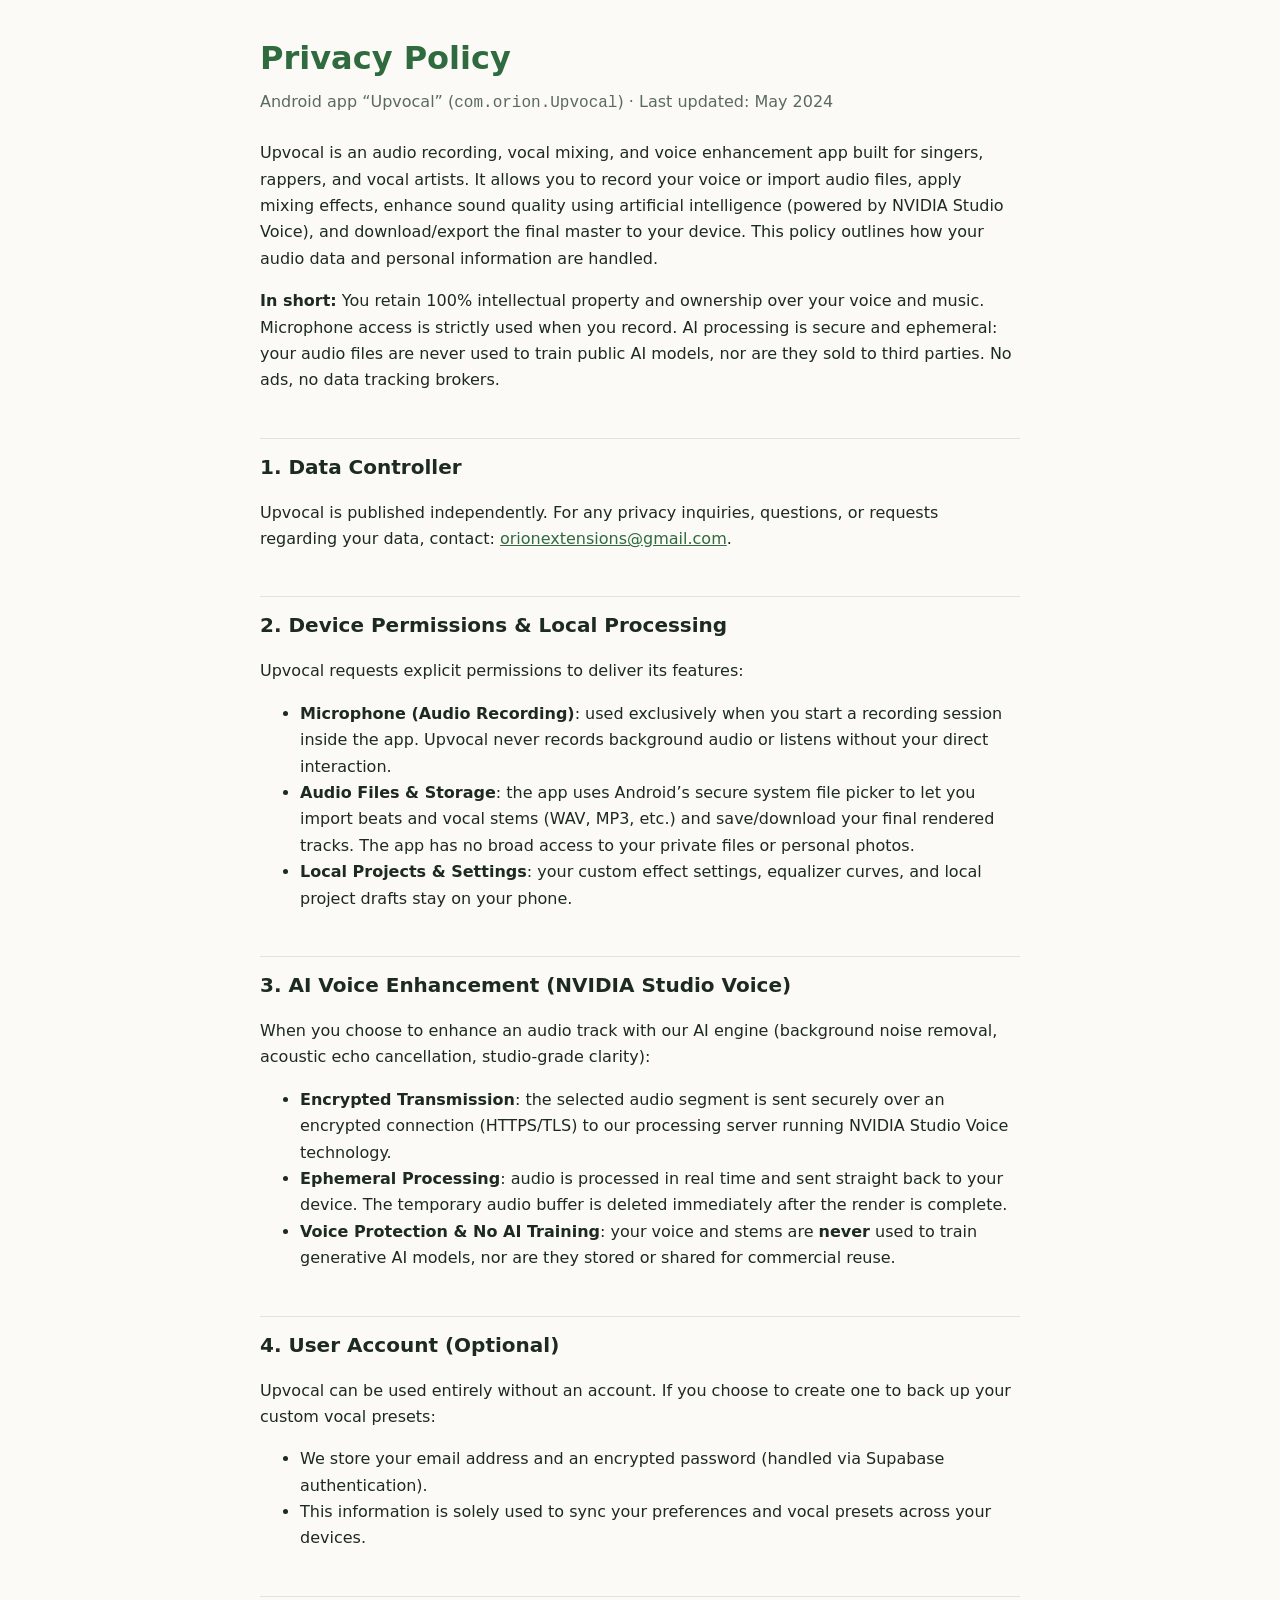
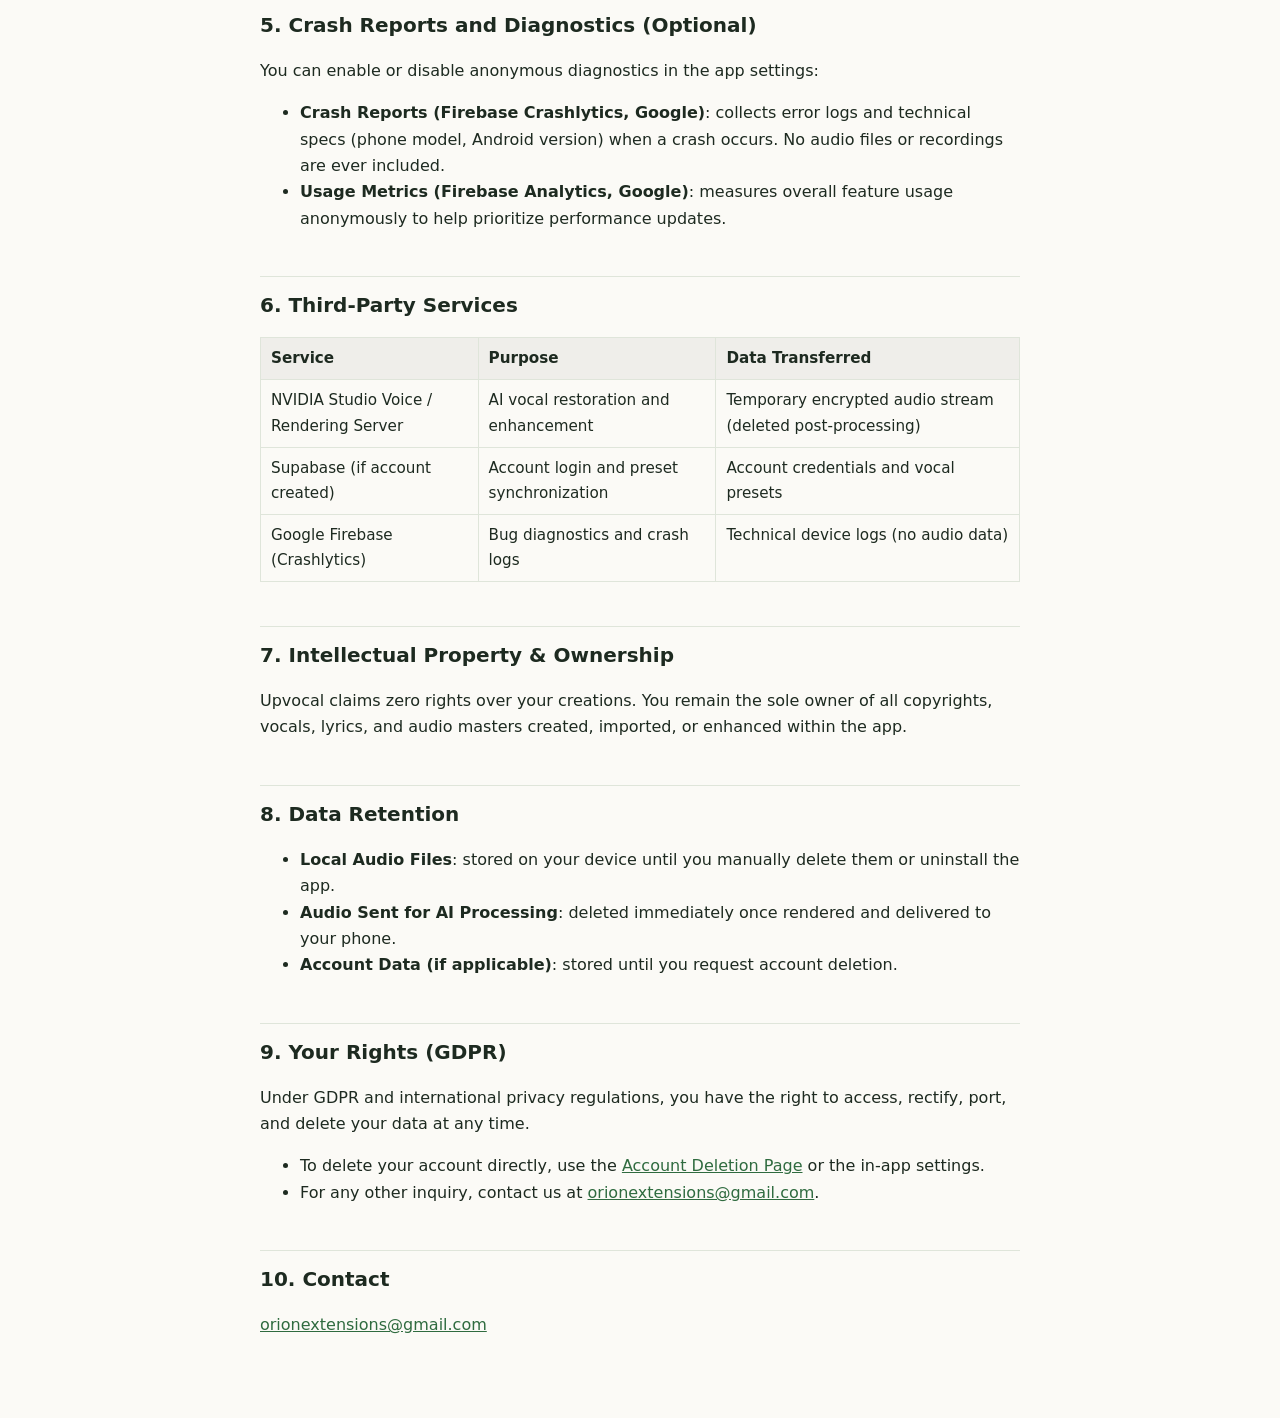
<file: index.html>
<!doctype html>
<html lang="en">
<head>
<meta charset="utf-8">
<meta name="viewport" content="width=device-width, initial-scale=1">
<title>Upvocal</title>
<script>location.replace('privacy.html');</script>
<noscript><meta http-equiv="refresh" content="0; url=privacy.html"></noscript>
</head>
<body>
<p><a href="privacy.html">Upvocal Privacy Policy</a></p>
<p><a href="delete-account.html">Delete Account</a></p>
</body>
</html>
</file>
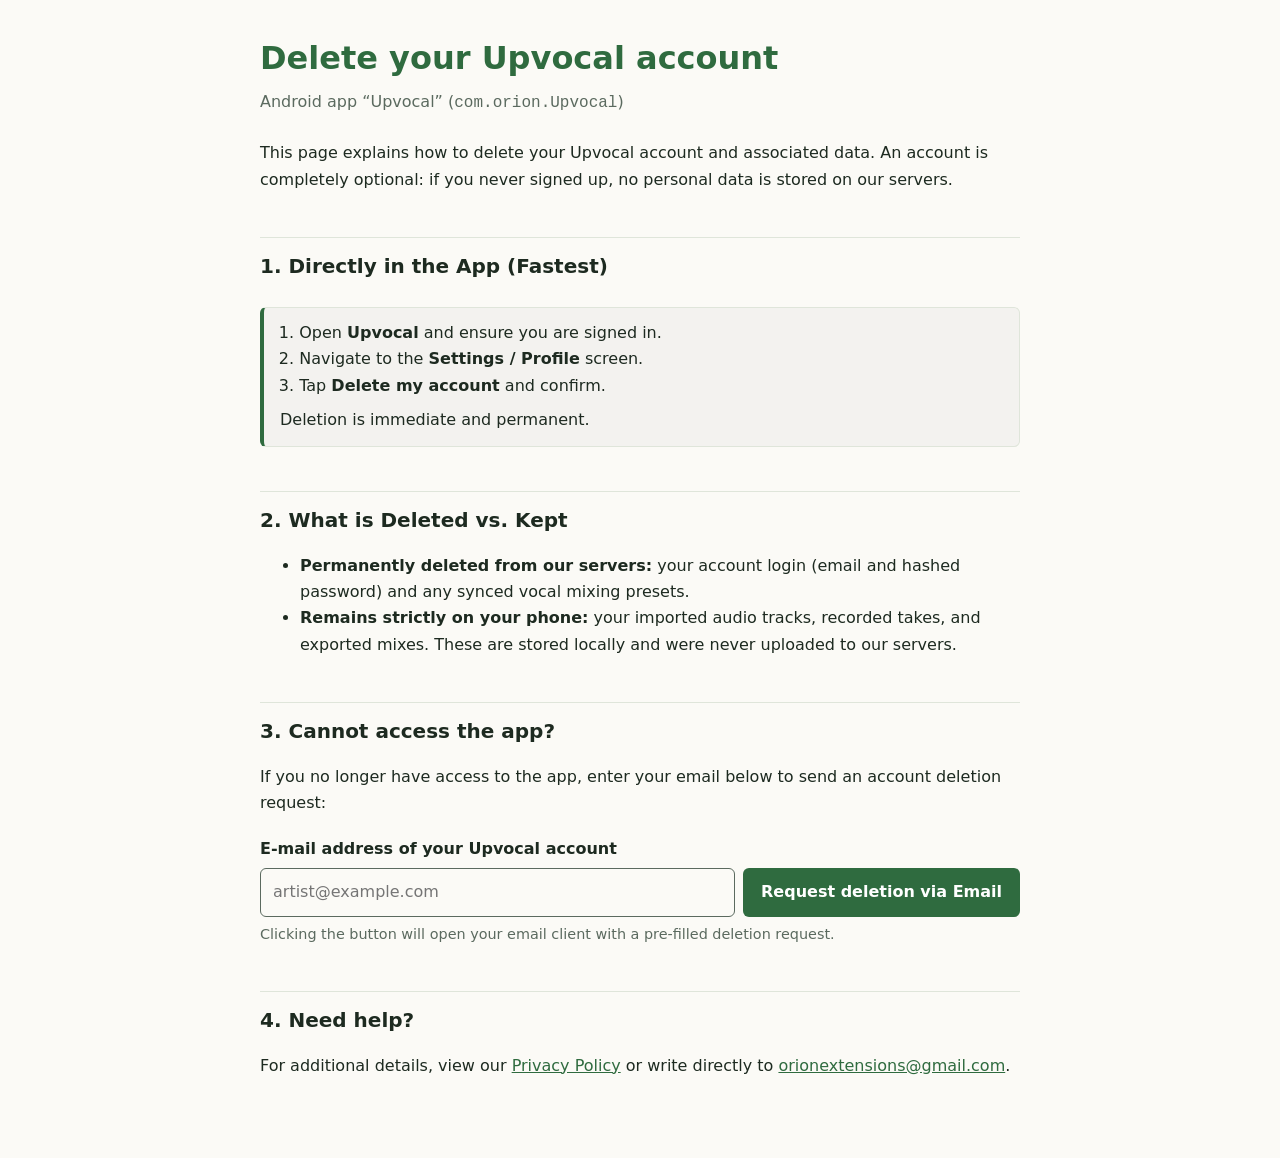
<file: delete-account.html>
<!doctype html>
<html lang="en">
<head>
<meta charset="utf-8">
<meta name="viewport" content="width=device-width, initial-scale=1">
<title>Delete your account – Upvocal</title>
<meta name="description" content="How to delete your Upvocal account and associated data.">
<link rel="stylesheet" href="style.css">
<style>
  .callout { border:1px solid var(--line); border-left:4px solid var(--accent); border-radius:6px; padding:12px 16px; background:rgba(127,127,127,.06); margin:1.5em 0; }
  form { margin:1.2em 0 0; }
  label { display:block; font-weight:600; margin:0 0 6px; }
  .row { display:flex; gap:8px; flex-wrap:wrap; }
  input[type=email] { flex:1 1 260px; min-width:0; font:inherit; padding:10px 12px; border:1px solid var(--muted); border-radius:6px; background:var(--bg); color:var(--fg); }
  .submit { font:inherit; font-weight:600; padding:10px 18px; border:0; border-radius:6px; background:var(--accent); color:var(--accent-fg); cursor:pointer; }
  .submit:disabled { opacity:.6; cursor:progress; }
  input:focus-visible, .submit:focus-visible { outline:3px solid var(--accent); outline-offset:2px; }
</style>
</head>
<body>
<main>

<h1>Delete your Upvocal account</h1>
<p class="meta">Android app “Upvocal” (<code>com.orion.Upvocal</code>)</p>

<p>This page explains how to delete your Upvocal account and associated data. An account is completely optional: if you never signed up, no personal data is stored on our servers.</p>

<h2>1. Directly in the App (Fastest)</h2>
<div class="callout">
<ol style="margin:0; padding-left:1.2em;">
  <li>Open <strong>Upvocal</strong> and ensure you are signed in.</li>
  <li>Navigate to the <strong>Settings / Profile</strong> screen.</li>
  <li>Tap <strong>Delete my account</strong> and confirm.</li>
</ol>
<p style="margin:8px 0 0;">Deletion is immediate and permanent.</p>
</div>

<h2>2. What is Deleted vs. Kept</h2>
<ul>
  <li><strong>Permanently deleted from our servers:</strong> your account login (email and hashed password) and any synced vocal mixing presets.</li>
  <li><strong>Remains strictly on your phone:</strong> your imported audio tracks, recorded takes, and exported mixes. These are stored locally and were never uploaded to our servers.</li>
</ul>

<h2>3. Cannot access the app?</h2>
<p>If you no longer have access to the app, enter your email below to send an account deletion request:</p>

<form class="deletion-form" data-to="orionextensions@gmail.com" data-subject="Upvocal – Account deletion request" data-body="Hello,

I request the deletion of my Upvocal account and all associated cloud data.
Registered e-mail address: {email}

Thank you.">
  <label for="email">E-mail address of your Upvocal account</label>
  <div class="row">
    <input id="email" name="email" type="email" required autocomplete="email" inputmode="email" maxlength="254" placeholder="artist@example.com">
    <button class="submit" type="submit">Request deletion via Email</button>
  </div>
  <p class="note">Clicking the button will open your email client with a pre-filled deletion request.</p>
</form>

<h2>4. Need help?</h2>
<p>For additional details, view our <a href="privacy.html">Privacy Policy</a> or write directly to <a href="mailto:orionextensions@gmail.com">orionextensions@gmail.com</a>.</p>

</main>

<script>
document.querySelectorAll('form.deletion-form').forEach(function (form) {
  form.addEventListener('submit', function (event) {
    event.preventDefault();
    if (!form.reportValidity()) return;
    var email = form.elements.email.value.trim();
    var body = form.getAttribute('data-body').replace('{email}', email);
    location.href = 'mailto:' + form.getAttribute('data-to') +
      '?subject=' + encodeURIComponent(form.getAttribute('data-subject')) +
      '&body=' + encodeURIComponent(body);
  });
});
</script>
</body>
</html>
</file>
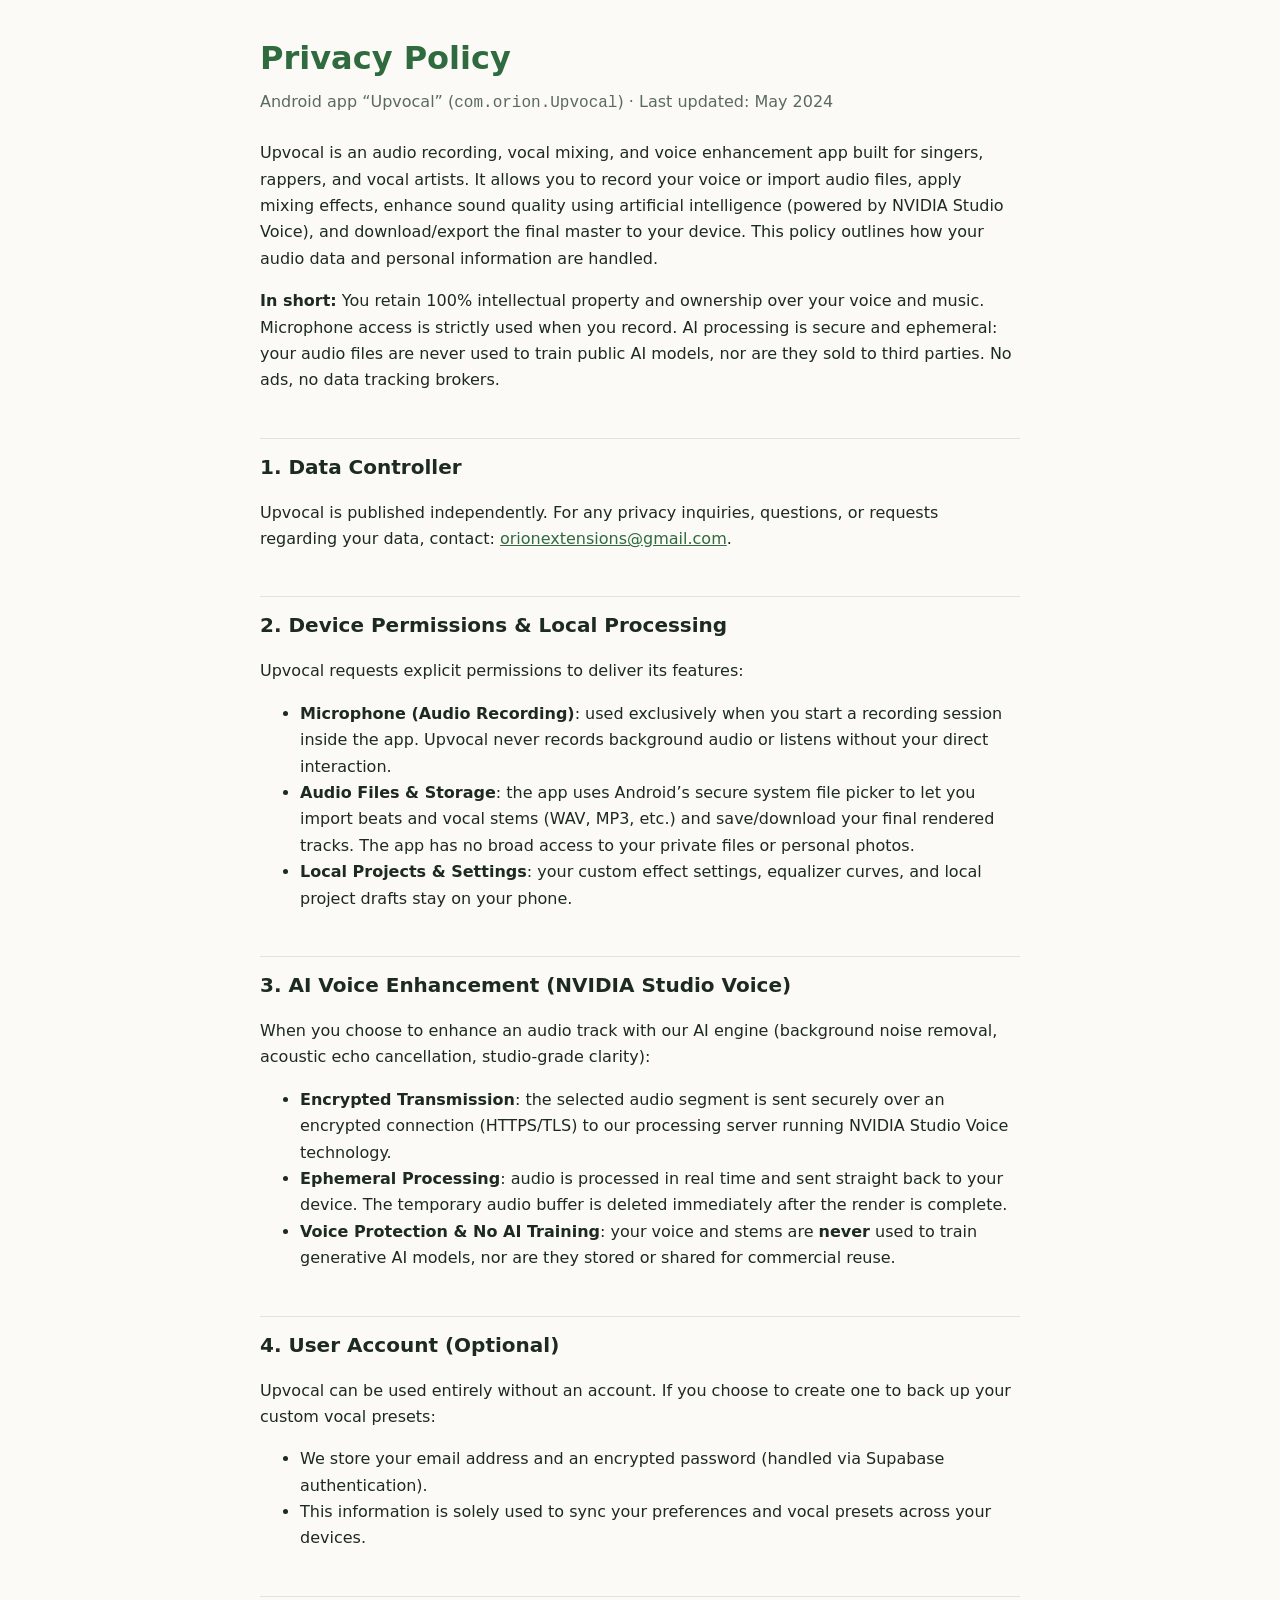
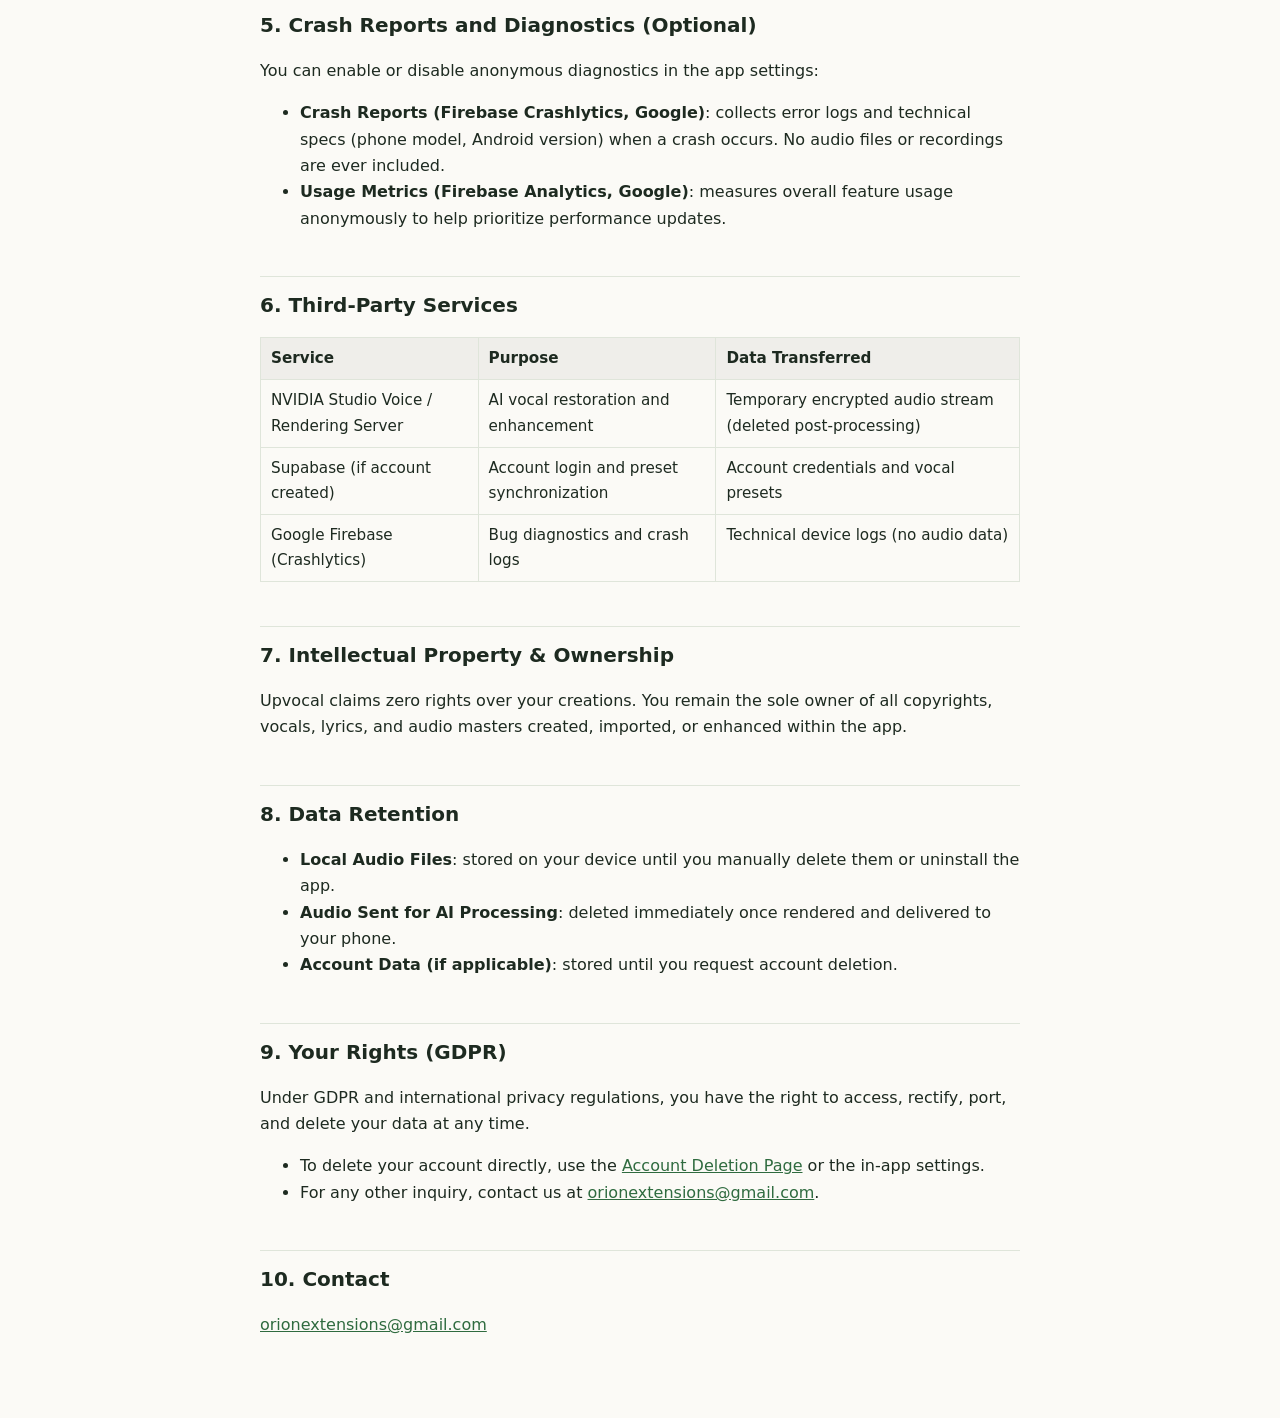
<file: privacy.html>
<!doctype html>
<html lang="en">
<head>
<meta charset="utf-8">
<meta name="viewport" content="width=device-width, initial-scale=1">
<title>Privacy Policy – Upvocal</title>
<link rel="stylesheet" href="style.css">
</head>
<body>
<main>

<h1>Privacy Policy</h1>
<p class="meta">Android app “Upvocal” (<code>com.orion.Upvocal</code>) · Last updated: May 2024</p>

<p>Upvocal is an audio recording, vocal mixing, and voice enhancement app built for singers, rappers, and vocal artists. It allows you to record your voice or import audio files, apply mixing effects, enhance sound quality using artificial intelligence (powered by NVIDIA Studio Voice), and download/export the final master to your device. This policy outlines how your audio data and personal information are handled.</p>

<p><strong>In short:</strong> You retain 100% intellectual property and ownership over your voice and music. Microphone access is strictly used when you record. AI processing is secure and ephemeral: your audio files are never used to train public AI models, nor are they sold to third parties. No ads, no data tracking brokers.</p>

<h2>1. Data Controller</h2>
<p>Upvocal is published independently. For any privacy inquiries, questions, or requests regarding your data, contact: <a href="mailto:orionextensions@gmail.com">orionextensions@gmail.com</a>.</p>

<h2>2. Device Permissions & Local Processing</h2>
<p>Upvocal requests explicit permissions to deliver its features:</p>
<ul>
  <li><strong>Microphone (Audio Recording)</strong>: used exclusively when you start a recording session inside the app. Upvocal never records background audio or listens without your direct interaction.</li>
  <li><strong>Audio Files & Storage</strong>: the app uses Android’s secure system file picker to let you import beats and vocal stems (WAV, MP3, etc.) and save/download your final rendered tracks. The app has no broad access to your private files or personal photos.</li>
  <li><strong>Local Projects & Settings</strong>: your custom effect settings, equalizer curves, and local project drafts stay on your phone.</li>
</ul>

<h2>3. AI Voice Enhancement (NVIDIA Studio Voice)</h2>
<p>When you choose to enhance an audio track with our AI engine (background noise removal, acoustic echo cancellation, studio-grade clarity):</p>
<ul>
  <li><strong>Encrypted Transmission</strong>: the selected audio segment is sent securely over an encrypted connection (HTTPS/TLS) to our processing server running NVIDIA Studio Voice technology.</li>
  <li><strong>Ephemeral Processing</strong>: audio is processed in real time and sent straight back to your device. The temporary audio buffer is deleted immediately after the render is complete.</li>
  <li><strong>Voice Protection & No AI Training</strong>: your voice and stems are <strong>never</strong> used to train generative AI models, nor are they stored or shared for commercial reuse.</li>
</ul>

<h2>4. User Account (Optional)</h2>
<p>Upvocal can be used entirely without an account. If you choose to create one to back up your custom vocal presets:</p>
<ul>
  <li>We store your email address and an encrypted password (handled via Supabase authentication).</li>
  <li>This information is solely used to sync your preferences and vocal presets across your devices.</li>
</ul>

<h2>5. Crash Reports and Diagnostics (Optional)</h2>
<p>You can enable or disable anonymous diagnostics in the app settings:</p>
<ul>
  <li><strong>Crash Reports (Firebase Crashlytics, Google)</strong>: collects error logs and technical specs (phone model, Android version) when a crash occurs. No audio files or recordings are ever included.</li>
  <li><strong>Usage Metrics (Firebase Analytics, Google)</strong>: measures overall feature usage anonymously to help prioritize performance updates.</li>
</ul>

<h2>6. Third-Party Services</h2>
<table>
<tr><th>Service</th><th>Purpose</th><th>Data Transferred</th></tr>
<tr><td>NVIDIA Studio Voice / Rendering Server</td><td>AI vocal restoration and enhancement</td><td>Temporary encrypted audio stream (deleted post-processing)</td></tr>
<tr><td>Supabase (if account created)</td><td>Account login and preset synchronization</td><td>Account credentials and vocal presets</td></tr>
<tr><td>Google Firebase (Crashlytics)</td><td>Bug diagnostics and crash logs</td><td>Technical device logs (no audio data)</td></tr>
</table>

<h2>7. Intellectual Property & Ownership</h2>
<p>Upvocal claims zero rights over your creations. You remain the sole owner of all copyrights, vocals, lyrics, and audio masters created, imported, or enhanced within the app.</p>

<h2>8. Data Retention</h2>
<ul>
  <li><strong>Local Audio Files</strong>: stored on your device until you manually delete them or uninstall the app.</li>
  <li><strong>Audio Sent for AI Processing</strong>: deleted immediately once rendered and delivered to your phone.</li>
  <li><strong>Account Data (if applicable)</strong>: stored until you request account deletion.</li>
</ul>

<h2>9. Your Rights (GDPR)</h2>
<p>Under GDPR and international privacy regulations, you have the right to access, rectify, port, and delete your data at any time.</p>
<ul>
  <li>To delete your account directly, use the <a href="delete-account.html">Account Deletion Page</a> or the in-app settings.</li>
  <li>For any other inquiry, contact us at <a href="mailto:orionextensions@gmail.com">orionextensions@gmail.com</a>.</li>
</ul>

<h2>10. Contact</h2>
<p><a href="mailto:orionextensions@gmail.com">orionextensions@gmail.com</a></p>

</main>
</body>
</html>
</file>
<file: style.css>
:root { 
  --fg: #1d2a20; 
  --bg: #fbfaf6; 
  --accent: #2f6b3f; 
  --accent-fg: #fff; 
  --muted: #5b6a5f; 
  --line: #dfe5da; 
  --ok: #2f6b3f; 
  --err: #b3261e; 
}

@media (prefers-color-scheme: dark) { 
  :root { 
    --fg: #e6ece6; 
    --bg: #141a16; 
    --accent: #7fc58f; 
    --accent-fg: #10261a; 
    --muted: #9fb0a4; 
    --line: #2b3730; 
    --ok: #7fc58f; 
    --err: #f2b8b5; 
  } 
}

body { 
  margin: 0; 
  background: var(--bg); 
  color: var(--fg); 
  font: 16px/1.65 system-ui, -apple-system, "Segoe UI", Roboto, sans-serif; 
}

main { 
  max-width: 760px; 
  margin: 0 auto; 
  padding: 32px 16px 64px; 
}

h1 { 
  font-size: 2rem; 
  margin: 0 0 4px; 
  color: var(--accent); 
}

h2 { 
  font-size: 1.25rem; 
  margin: 2.2em 0 .5em; 
  padding-top: .6em; 
  border-top: 1px solid var(--line); 
}

.meta { 
  color: var(--muted); 
  margin: 0 0 1.5em; 
}

.note { 
  color: var(--muted); 
  font-size: .9rem; 
  margin-top: 6px;
}

table { 
  border-collapse: collapse; 
  width: 100%; 
  font-size: .95rem; 
  display: block; 
  overflow-x: auto; 
  margin: 1em 0;
}

th, td { 
  text-align: left; 
  vertical-align: top; 
  padding: 8px 10px; 
  border: 1px solid var(--line); 
}

th { 
  background: rgba(127,127,127,.1); 
}

a { 
  color: var(--accent); 
}

[hidden] { 
  display: none !important; 
}
</file>
